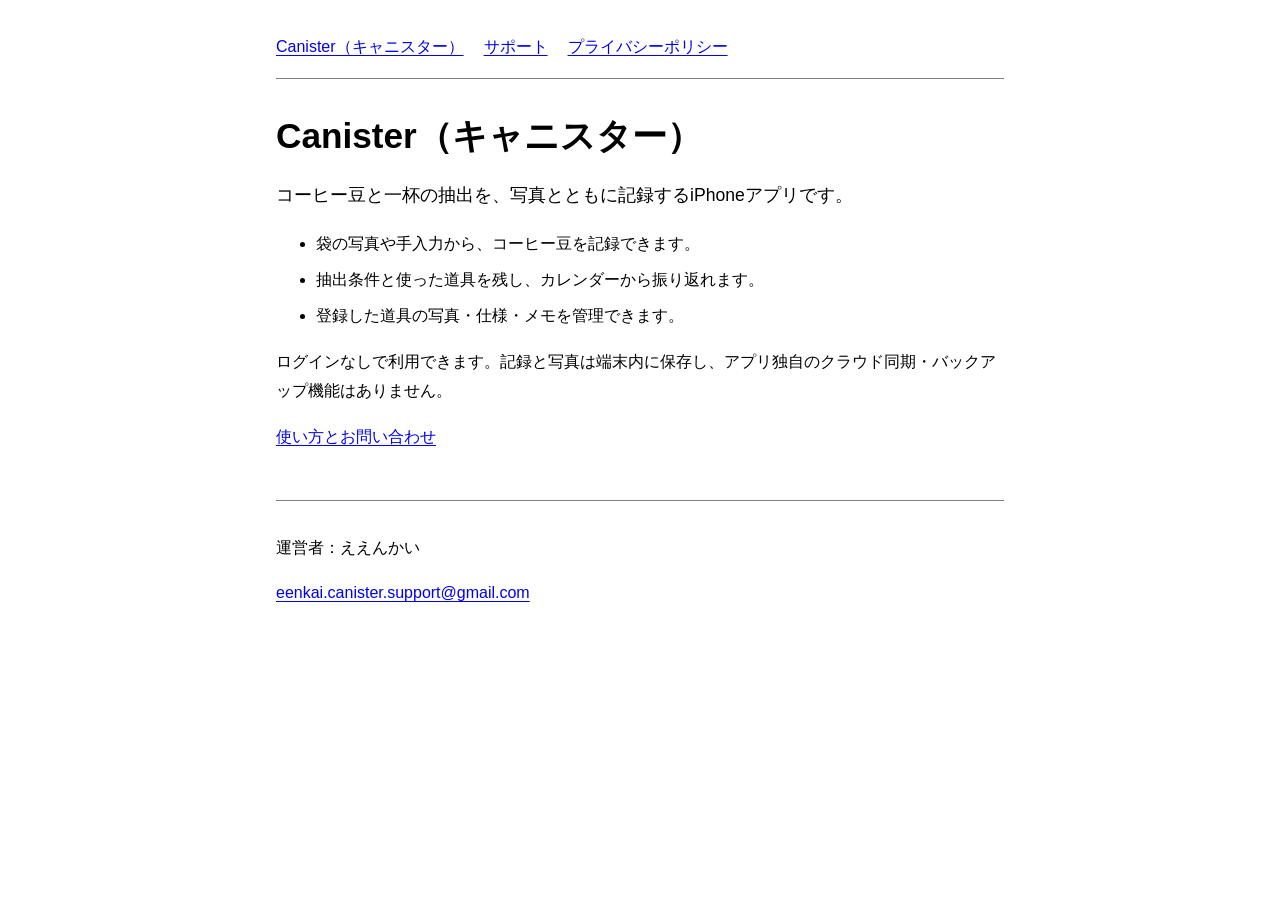
<file: index.html>
<!doctype html>
<html lang="ja">
<head>
  <meta charset="utf-8">
  <meta name="viewport" content="width=device-width, initial-scale=1">
  <meta name="description" content="Canister（キャニスター）の公式サポートとプライバシーポリシー">
  <title>ホーム | Canister（キャニスター）</title>
  <link rel="stylesheet" href="style.css">
</head>
<body><main>

<nav aria-label="ページ一覧"><a href="index.html">Canister（キャニスター）</a><a href="support.html">サポート</a><a href="privacy.html">プライバシーポリシー</a></nav>
<h1>Canister（キャニスター）</h1>
<p class="lead">コーヒー豆と一杯の抽出を、写真とともに記録するiPhoneアプリです。</p>
<ul><li>袋の写真や手入力から、コーヒー豆を記録できます。</li><li>抽出条件と使った道具を残し、カレンダーから振り返れます。</li><li>登録した道具の写真・仕様・メモを管理できます。</li></ul>
<p>ログインなしで利用できます。記録と写真は端末内に保存し、アプリ独自のクラウド同期・バックアップ機能はありません。</p>
<p><a href="support.html">使い方とお問い合わせ</a></p>
<footer><p>運営者：ええんかい</p><p><a href="mailto:eenkai.canister.support@gmail.com">eenkai.canister.support@gmail.com</a></p></footer>
</main></body></html>
</file>
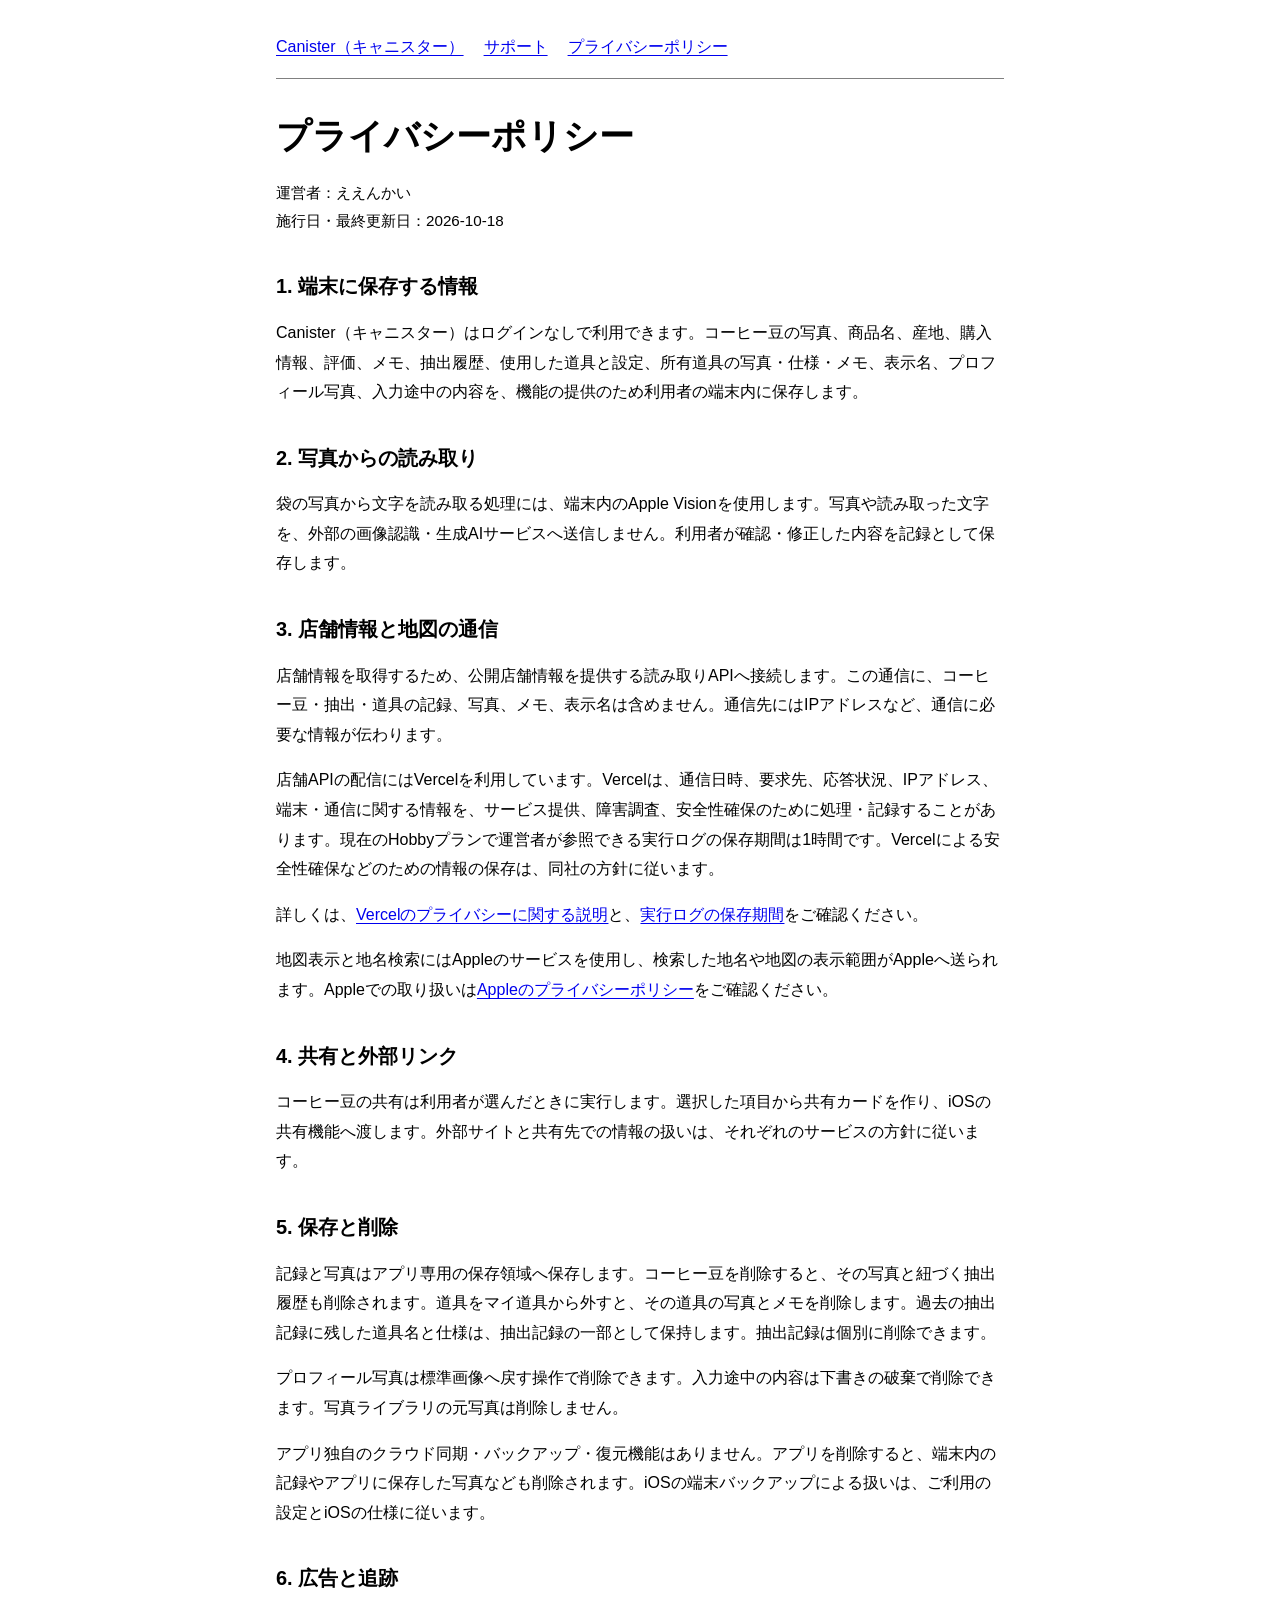
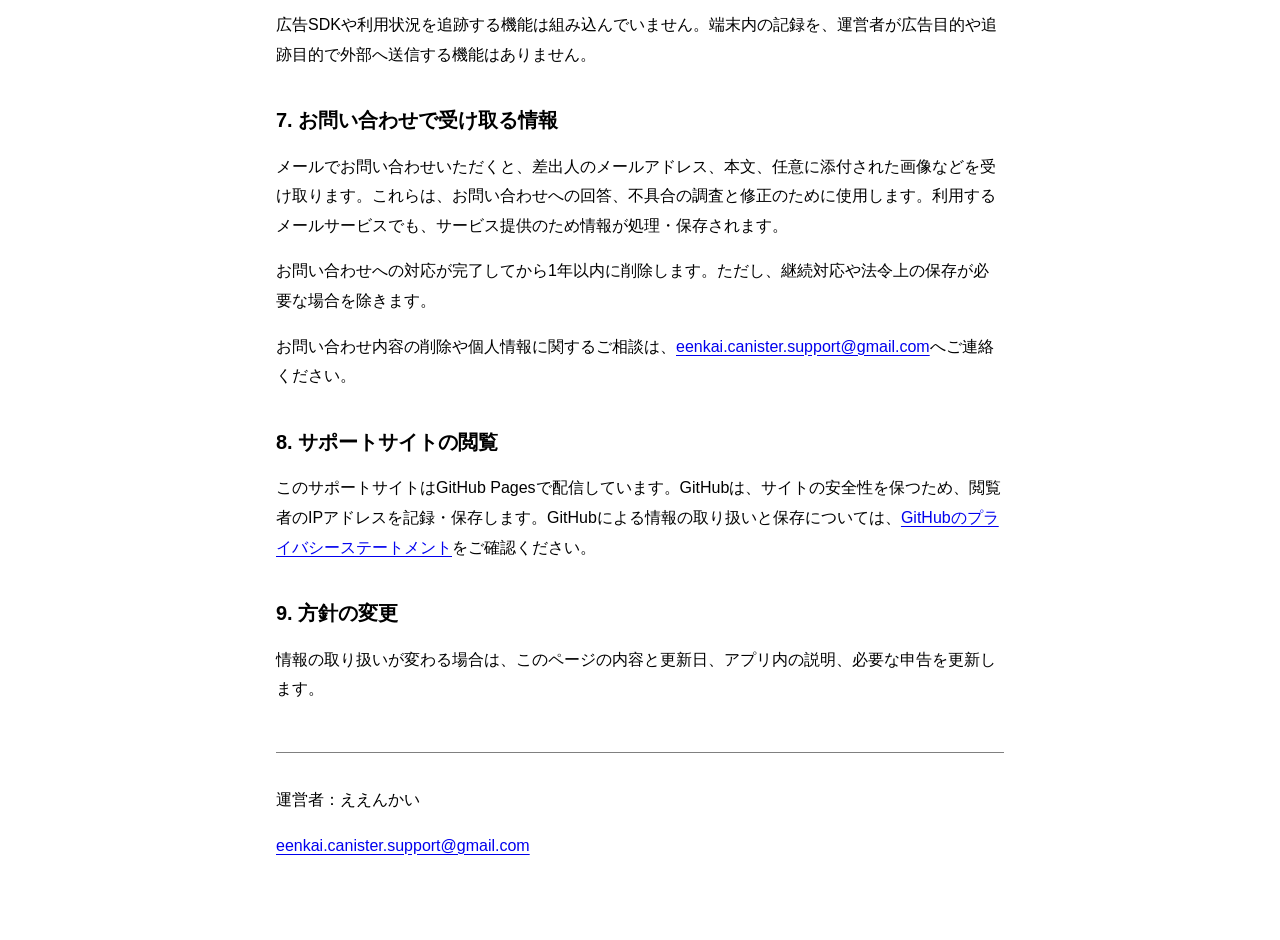
<file: privacy.html>
<!doctype html>
<html lang="ja">
<head>
  <meta charset="utf-8">
  <meta name="viewport" content="width=device-width, initial-scale=1">
  <meta name="description" content="Canister（キャニスター）の公式サポートとプライバシーポリシー">
  <title>プライバシーポリシー | Canister（キャニスター）</title>
  <link rel="stylesheet" href="style.css">
</head>
<body><main>

<nav aria-label="ページ一覧"><a href="index.html">Canister（キャニスター）</a><a href="support.html">サポート</a><a href="privacy.html">プライバシーポリシー</a></nav>
<h1>プライバシーポリシー</h1>
<p class="meta">運営者：ええんかい<br>施行日・最終更新日：2026-10-18</p>
<h2>1. 端末に保存する情報</h2>
<p>Canister（キャニスター）はログインなしで利用できます。コーヒー豆の写真、商品名、産地、購入情報、評価、メモ、抽出履歴、使用した道具と設定、所有道具の写真・仕様・メモ、表示名、プロフィール写真、入力途中の内容を、機能の提供のため利用者の端末内に保存します。</p>
<h2>2. 写真からの読み取り</h2>
<p>袋の写真から文字を読み取る処理には、端末内のApple Visionを使用します。写真や読み取った文字を、外部の画像認識・生成AIサービスへ送信しません。利用者が確認・修正した内容を記録として保存します。</p>
<h2>3. 店舗情報と地図の通信</h2>
<p>店舗情報を取得するため、公開店舗情報を提供する読み取りAPIへ接続します。この通信に、コーヒー豆・抽出・道具の記録、写真、メモ、表示名は含めません。通信先にはIPアドレスなど、通信に必要な情報が伝わります。</p>
<p>店舗APIの配信にはVercelを利用しています。Vercelは、通信日時、要求先、応答状況、IPアドレス、端末・通信に関する情報を、サービス提供、障害調査、安全性確保のために処理・記録することがあります。現在のHobbyプランで運営者が参照できる実行ログの保存期間は1時間です。Vercelによる安全性確保などのための情報の保存は、同社の方針に従います。</p>
<p>詳しくは、<a href="https://vercel.com/legal/privacy-notice">Vercelのプライバシーに関する説明</a>と、<a href="https://vercel.com/docs/logs/runtime#limits">実行ログの保存期間</a>をご確認ください。</p>
<p>地図表示と地名検索にはAppleのサービスを使用し、検索した地名や地図の表示範囲がAppleへ送られます。Appleでの取り扱いは<a href="https://www.apple.com/legal/privacy/">Appleのプライバシーポリシー</a>をご確認ください。</p>
<h2>4. 共有と外部リンク</h2>
<p>コーヒー豆の共有は利用者が選んだときに実行します。選択した項目から共有カードを作り、iOSの共有機能へ渡します。外部サイトと共有先での情報の扱いは、それぞれのサービスの方針に従います。</p>
<h2>5. 保存と削除</h2>
<p>記録と写真はアプリ専用の保存領域へ保存します。コーヒー豆を削除すると、その写真と紐づく抽出履歴も削除されます。道具をマイ道具から外すと、その道具の写真とメモを削除します。過去の抽出記録に残した道具名と仕様は、抽出記録の一部として保持します。抽出記録は個別に削除できます。</p>
<p>プロフィール写真は標準画像へ戻す操作で削除できます。入力途中の内容は下書きの破棄で削除できます。写真ライブラリの元写真は削除しません。</p>
<p>アプリ独自のクラウド同期・バックアップ・復元機能はありません。アプリを削除すると、端末内の記録やアプリに保存した写真なども削除されます。iOSの端末バックアップによる扱いは、ご利用の設定とiOSの仕様に従います。</p>
<h2>6. 広告と追跡</h2>
<p>広告SDKや利用状況を追跡する機能は組み込んでいません。端末内の記録を、運営者が広告目的や追跡目的で外部へ送信する機能はありません。</p>
<h2 id="contact">7. お問い合わせで受け取る情報</h2>
<p>メールでお問い合わせいただくと、差出人のメールアドレス、本文、任意に添付された画像などを受け取ります。これらは、お問い合わせへの回答、不具合の調査と修正のために使用します。利用するメールサービスでも、サービス提供のため情報が処理・保存されます。</p>
<p>お問い合わせへの対応が完了してから1年以内に削除します。ただし、継続対応や法令上の保存が必要な場合を除きます。</p>
<p>お問い合わせ内容の削除や個人情報に関するご相談は、<a href="mailto:eenkai.canister.support@gmail.com">eenkai.canister.support@gmail.com</a>へご連絡ください。</p>
<h2>8. サポートサイトの閲覧</h2>
<p>このサポートサイトはGitHub Pagesで配信しています。GitHubは、サイトの安全性を保つため、閲覧者のIPアドレスを記録・保存します。GitHubによる情報の取り扱いと保存については、<a href="https://docs.github.com/en/site-policy/privacy-policies/github-general-privacy-statement">GitHubのプライバシーステートメント</a>をご確認ください。</p>
<h2>9. 方針の変更</h2>
<p>情報の取り扱いが変わる場合は、このページの内容と更新日、アプリ内の説明、必要な申告を更新します。</p>
<footer><p>運営者：ええんかい</p><p><a href="mailto:eenkai.canister.support@gmail.com">eenkai.canister.support@gmail.com</a></p></footer>
</main></body></html>
</file>
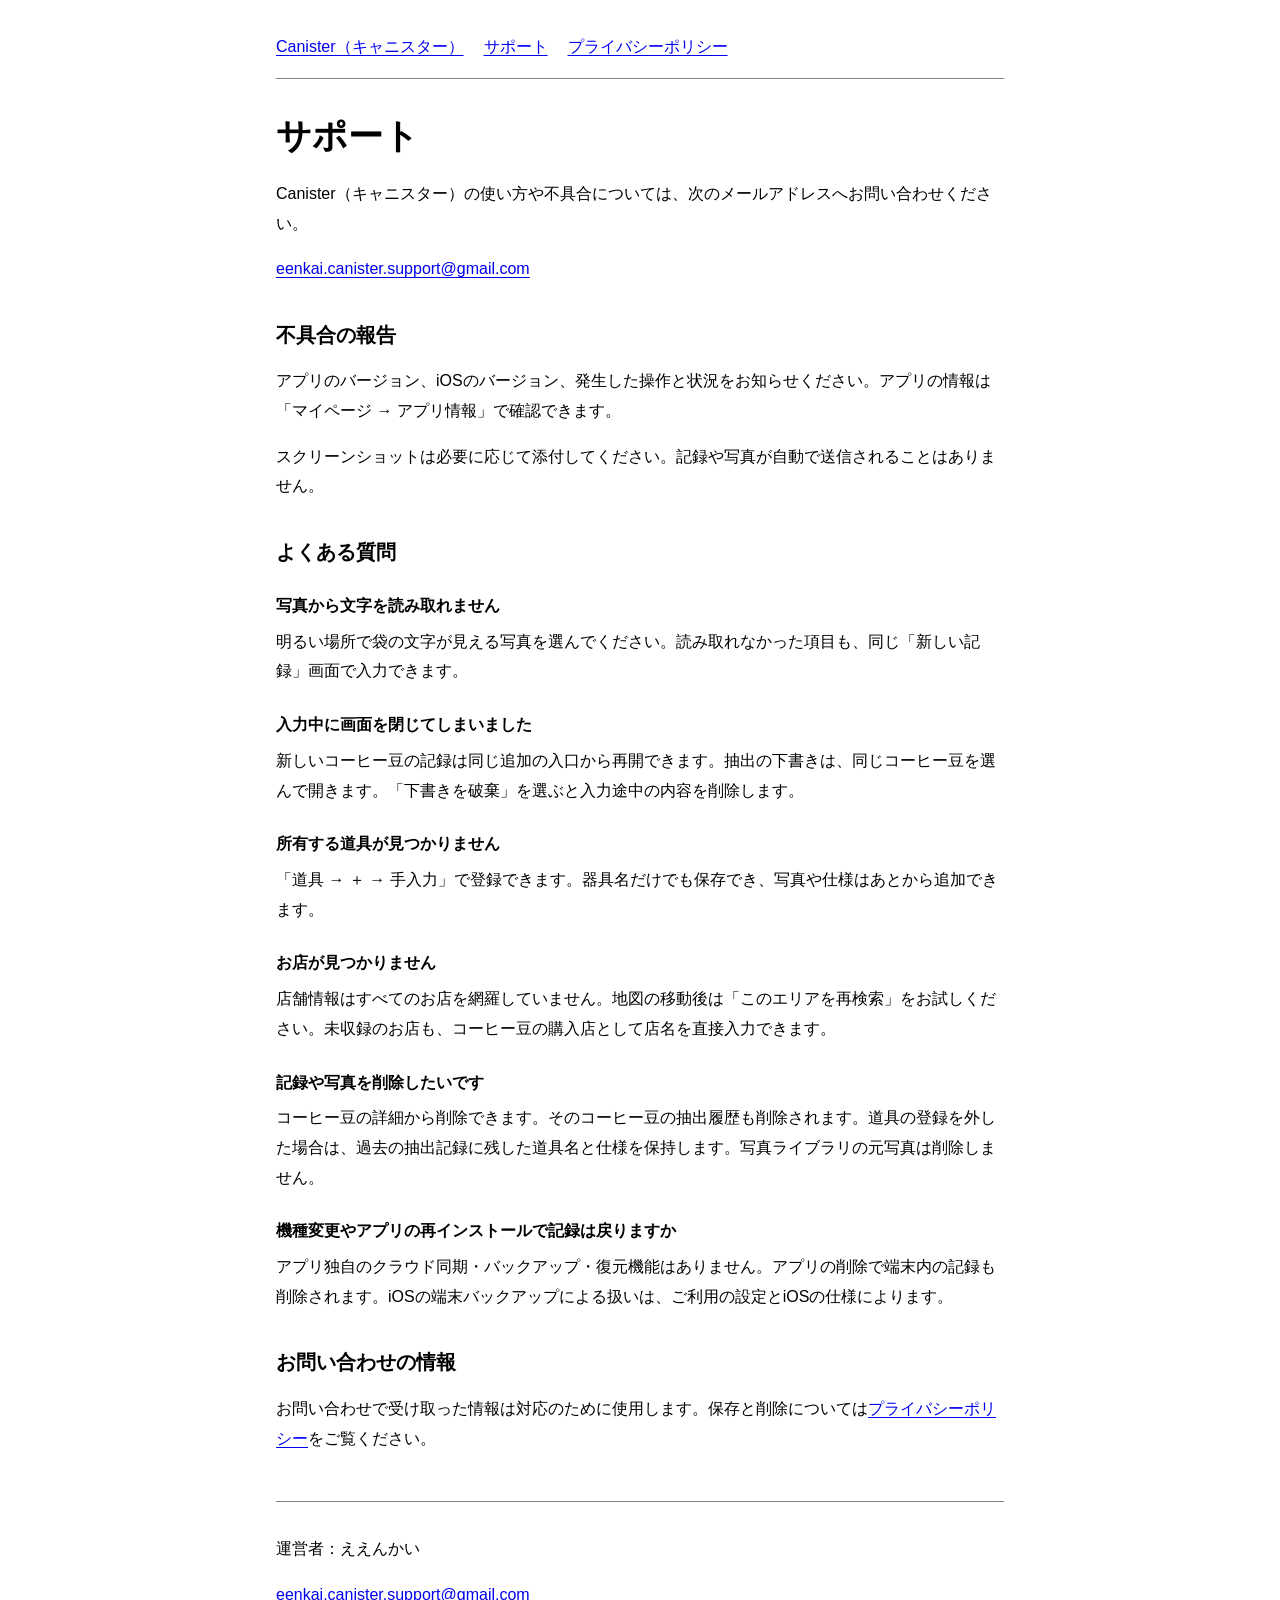
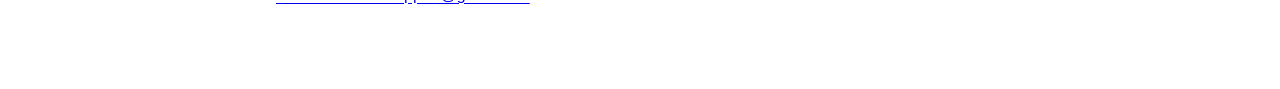
<file: support.html>
<!doctype html>
<html lang="ja">
<head>
  <meta charset="utf-8">
  <meta name="viewport" content="width=device-width, initial-scale=1">
  <meta name="description" content="Canister（キャニスター）の公式サポートとプライバシーポリシー">
  <title>サポート | Canister（キャニスター）</title>
  <link rel="stylesheet" href="style.css">
</head>
<body><main>

<nav aria-label="ページ一覧"><a href="index.html">Canister（キャニスター）</a><a href="support.html">サポート</a><a href="privacy.html">プライバシーポリシー</a></nav>
<h1>サポート</h1>
<p>Canister（キャニスター）の使い方や不具合については、次のメールアドレスへお問い合わせください。</p>
<p><a href="mailto:eenkai.canister.support@gmail.com">eenkai.canister.support@gmail.com</a></p>
<h2>不具合の報告</h2>
<p>アプリのバージョン、iOSのバージョン、発生した操作と状況をお知らせください。アプリの情報は「マイページ → アプリ情報」で確認できます。</p>
<p>スクリーンショットは必要に応じて添付してください。記録や写真が自動で送信されることはありません。</p>
<h2>よくある質問</h2>
<dl>
<dt>写真から文字を読み取れません</dt><dd>明るい場所で袋の文字が見える写真を選んでください。読み取れなかった項目も、同じ「新しい記録」画面で入力できます。</dd>
<dt>入力中に画面を閉じてしまいました</dt><dd>新しいコーヒー豆の記録は同じ追加の入口から再開できます。抽出の下書きは、同じコーヒー豆を選んで開きます。「下書きを破棄」を選ぶと入力途中の内容を削除します。</dd>
<dt>所有する道具が見つかりません</dt><dd>「道具 → ＋ → 手入力」で登録できます。器具名だけでも保存でき、写真や仕様はあとから追加できます。</dd>
<dt>お店が見つかりません</dt><dd>店舗情報はすべてのお店を網羅していません。地図の移動後は「このエリアを再検索」をお試しください。未収録のお店も、コーヒー豆の購入店として店名を直接入力できます。</dd>
<dt>記録や写真を削除したいです</dt><dd>コーヒー豆の詳細から削除できます。そのコーヒー豆の抽出履歴も削除されます。道具の登録を外した場合は、過去の抽出記録に残した道具名と仕様を保持します。写真ライブラリの元写真は削除しません。</dd>
<dt>機種変更やアプリの再インストールで記録は戻りますか</dt><dd>アプリ独自のクラウド同期・バックアップ・復元機能はありません。アプリの削除で端末内の記録も削除されます。iOSの端末バックアップによる扱いは、ご利用の設定とiOSの仕様によります。</dd>
</dl>
<h2>お問い合わせの情報</h2>
<p>お問い合わせで受け取った情報は対応のために使用します。保存と削除については<a href="privacy.html#contact">プライバシーポリシー</a>をご覧ください。</p>
<footer><p>運営者：ええんかい</p><p><a href="mailto:eenkai.canister.support@gmail.com">eenkai.canister.support@gmail.com</a></p></footer>
</main></body></html>
</file>
<file: style.css>
*{box-sizing:border-box}html{color-scheme:light dark}body{margin:0;font-family:-apple-system,BlinkMacSystemFont,"Hiragino Sans",sans-serif;line-height:1.85;background:Canvas;color:CanvasText}main{max-width:48rem;margin:auto;padding:2rem 1.25rem 4rem}a{color:LinkText;text-underline-offset:.2em}nav{display:flex;flex-wrap:wrap;gap:1.25rem;border-bottom:1px solid GrayText;padding-bottom:1rem;margin-bottom:2rem}h1{font-size:clamp(1.7rem,5vw,2.2rem);line-height:1.4;margin:0 0 1.2rem}h2{font-size:1.25rem;line-height:1.5;margin-top:2.25rem}p,li,dd{overflow-wrap:anywhere}li{margin:.4rem 0}dt{font-weight:600;margin-top:1.5rem}dd{margin:.4rem 0 1rem}.lead{font-size:1.1rem}.meta{font-size:.95rem}.draft{padding:.8rem 1rem;border:2px solid currentColor;margin-bottom:1.5rem}footer{margin-top:3rem;padding-top:1rem;border-top:1px solid GrayText}a:focus-visible{outline:3px solid currentColor;outline-offset:4px}@media(prefers-reduced-motion:no-preference){html{scroll-behavior:smooth}}
</file>
